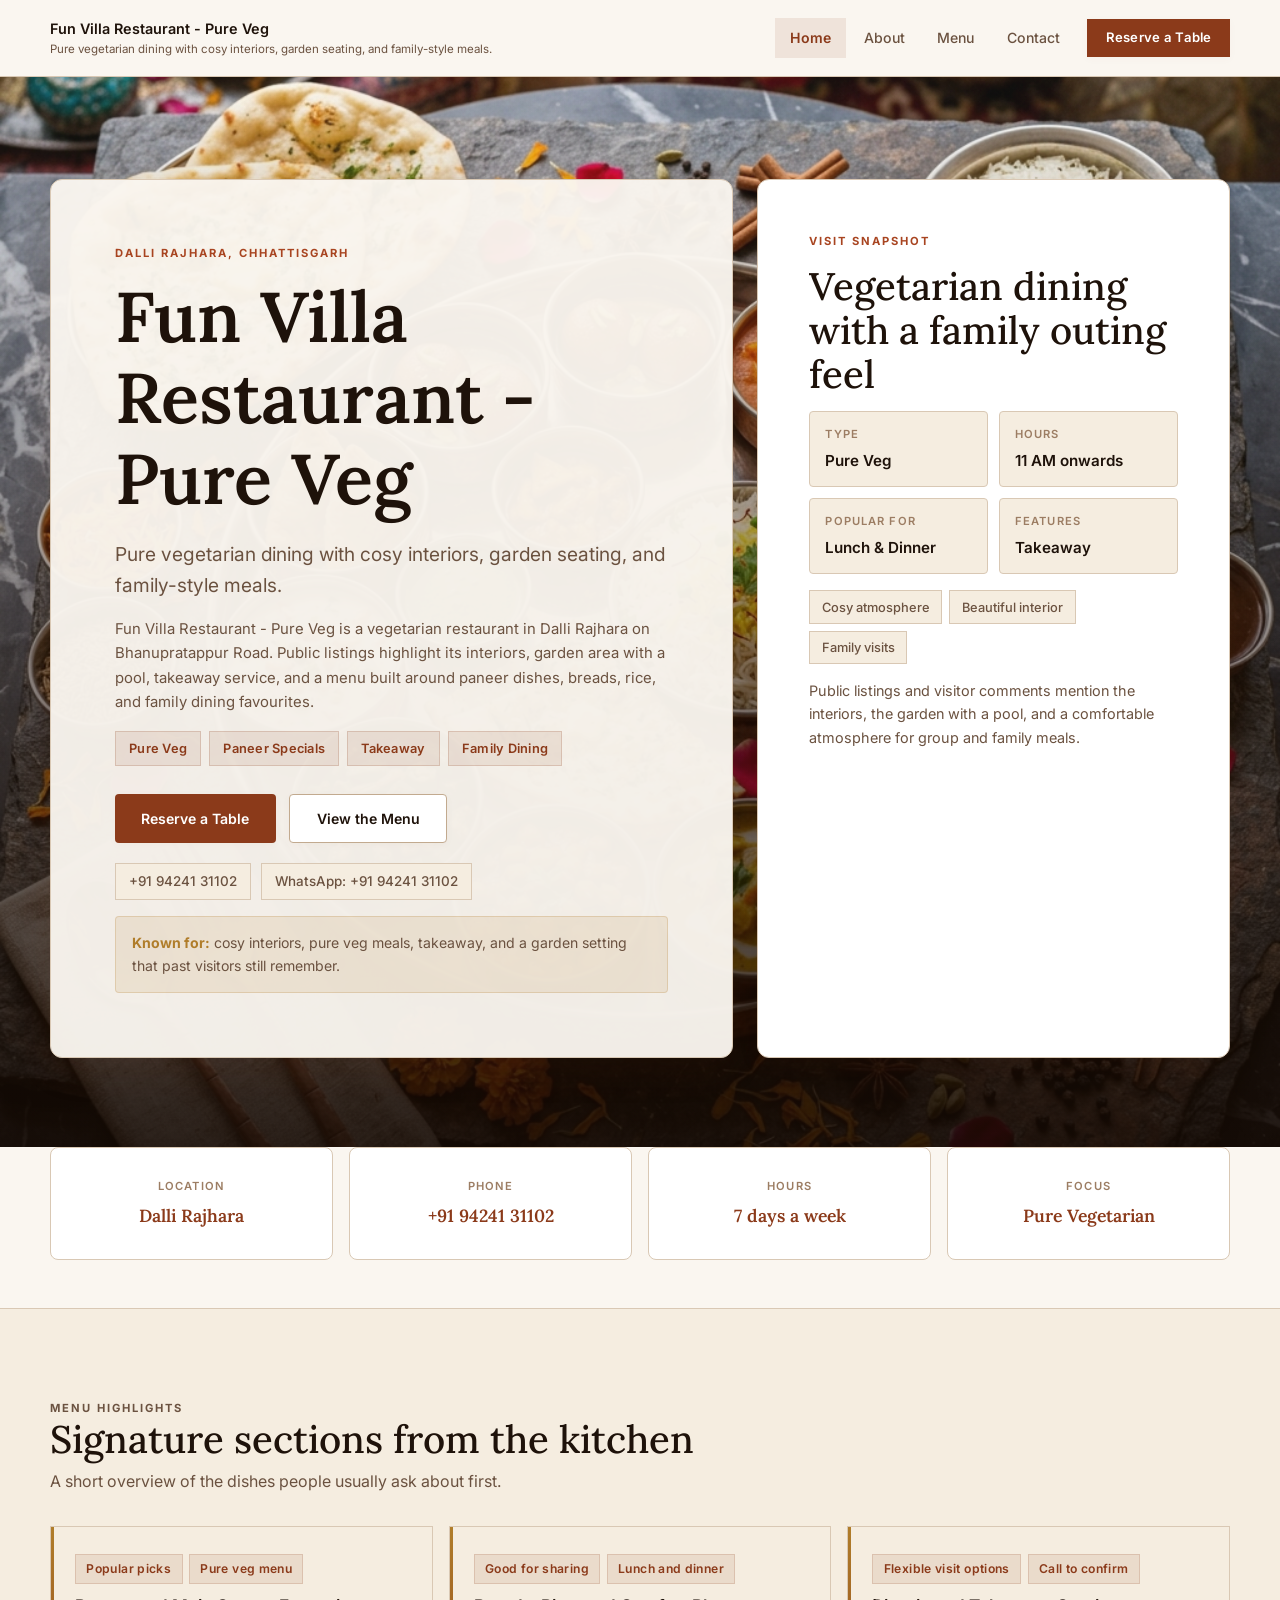
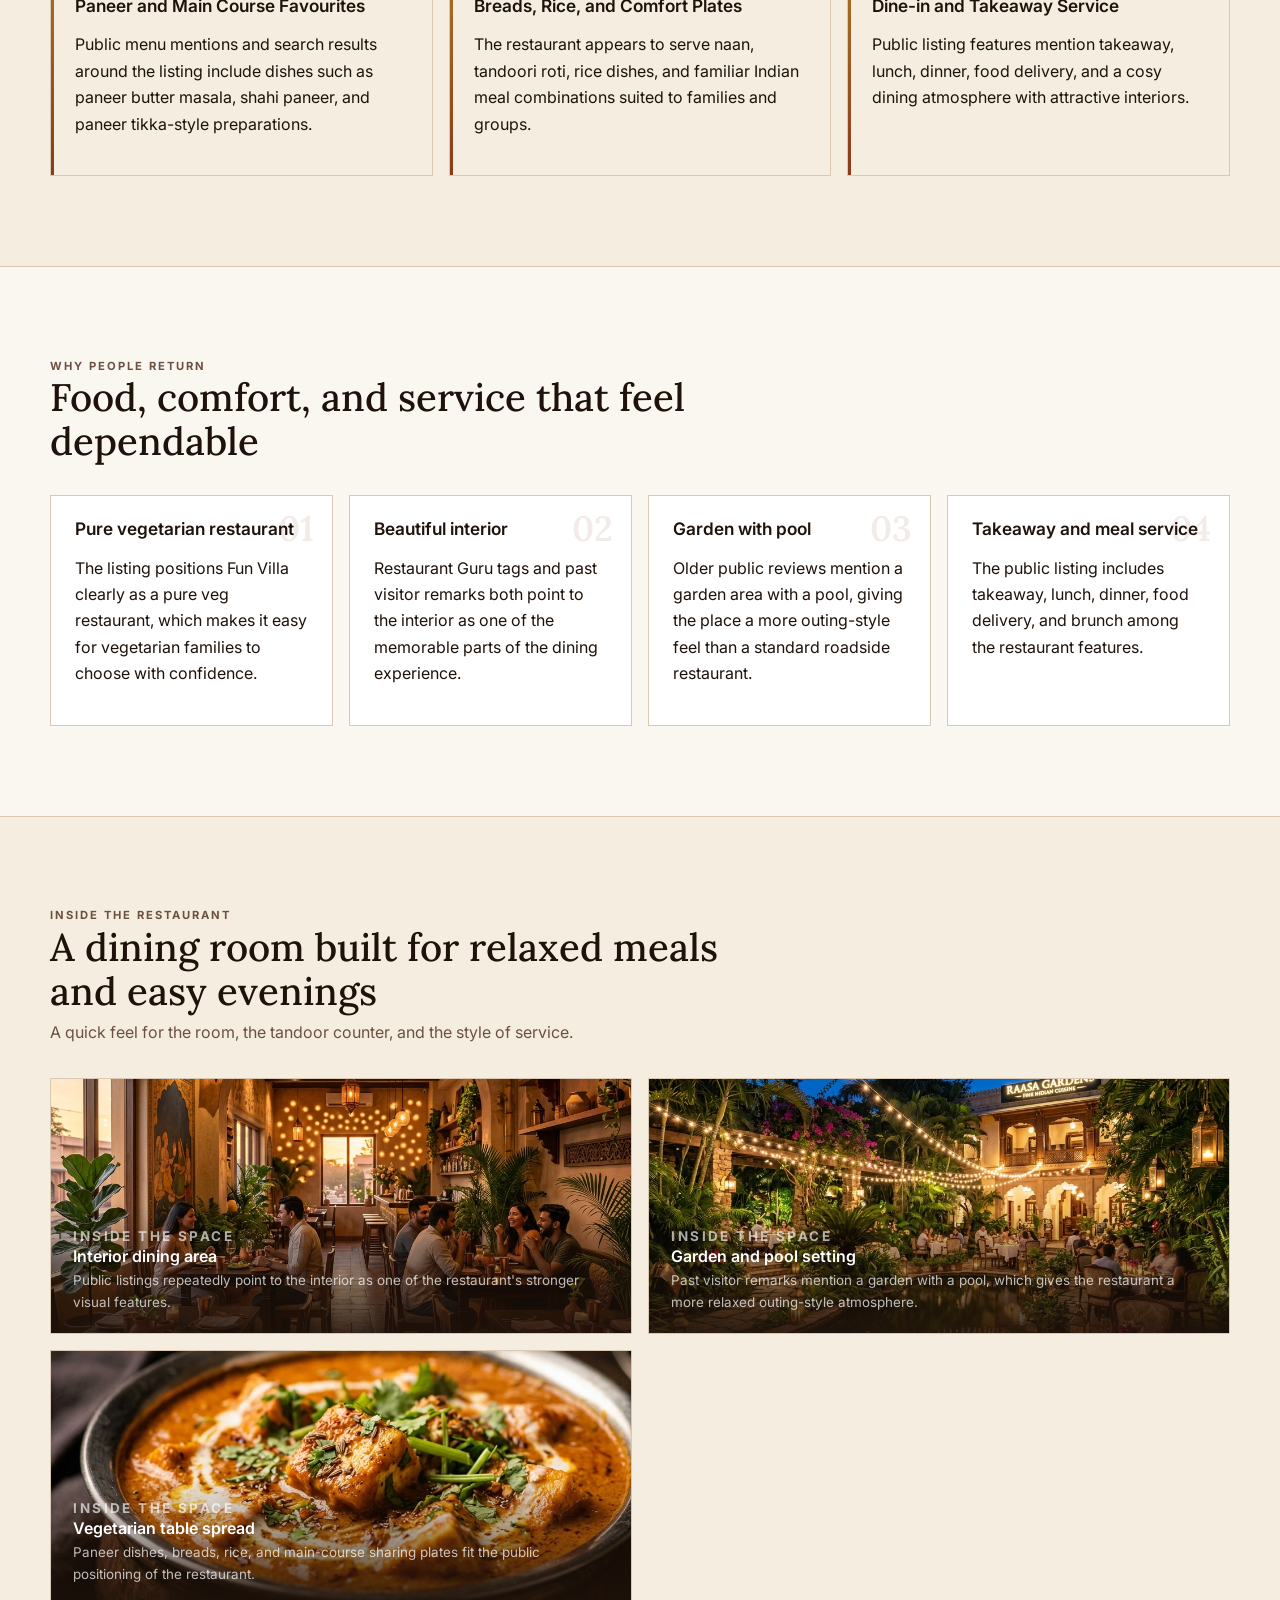
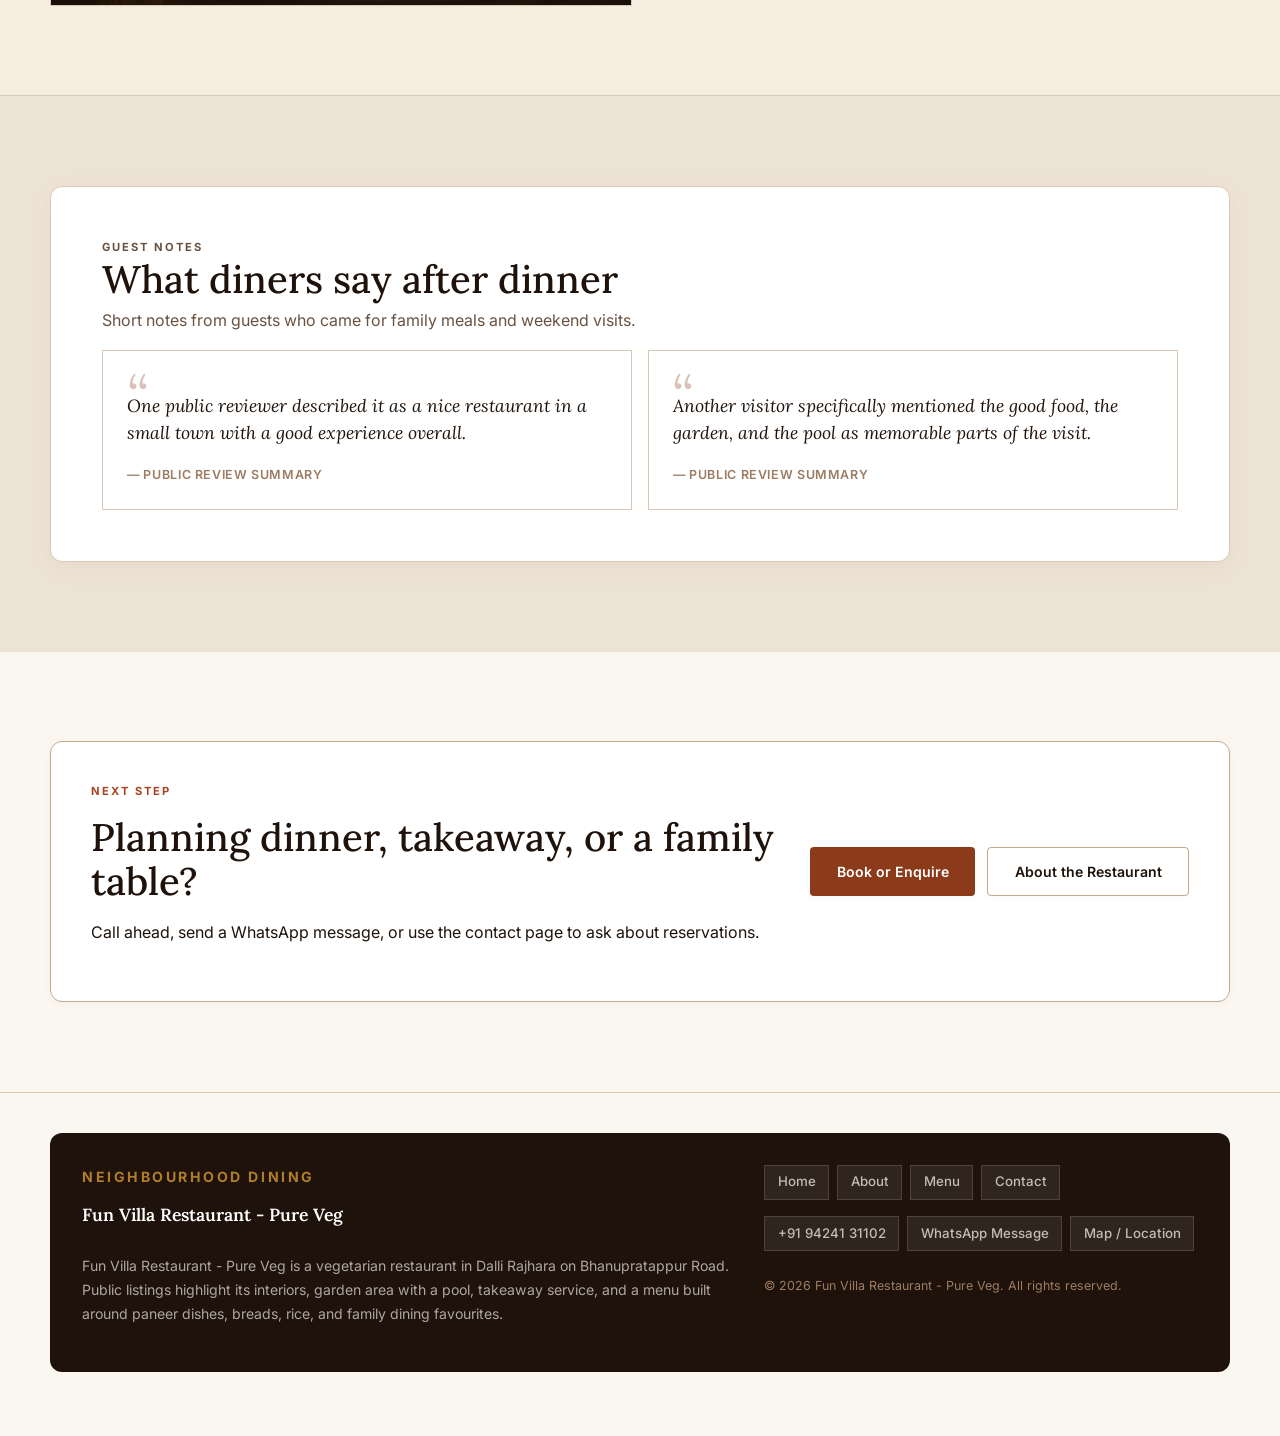
<file: funvillawebsite-main/funvillawebsite-main/index.html>
<!doctype html>
<html lang="en">
  <head>
    <meta charset="utf-8" />
    <meta name="viewport" content="width=device-width, initial-scale=1, viewport-fit=cover" />
    <meta
      name="description"
      content="Fun Villa Restaurant - Pure Veg is a beautiful vegetarian dining restaurant in Dalli Rajhara with cosy interiors, garden seating, and family-style meals."
    />
    <meta name="theme-color" content="#0f0b09" />
    <title>Home | Fun Villa Restaurant - Pure Veg</title>

    <!-- Google Fonts preconnect -->
    <link rel="preconnect" href="https://fonts.googleapis.com" />
    <link rel="preconnect" href="https://fonts.gstatic.com" crossorigin />

    <link rel="stylesheet" href="assets/css/styles.css" />
    <script src="assets/js/site-data.js?v=2" defer></script>
    <script src="assets/js/main.js?v=2" defer></script>
  </head>
  <body data-page="home">
    <a class="skip-link" href="#main-content">Skip to content</a>
    <header class="site-header" data-site-header></header>

    <main id="main-content">

      <!-- ── HERO ── -->
      <section class="hero hero-home">
        <div class="container hero-grid">
          <div class="hero-copy">
            <p class="eyebrow">Dalli Rajhara, Chhattisgarh</p>
            <h1 data-field="business.name">Fun Villa Restaurant - Pure Veg</h1>
            <p class="hero-text" data-field="business.tagline">
              Pure vegetarian dining with cosy interiors, garden seating, and family-style meals.
            </p>
            <p class="supporting-text" data-field="business.intro">
              Fun Villa Restaurant - Pure Veg is a vegetarian restaurant in Dalli Rajhara on Bhanupratappur Road.
            </p>

            <div class="chip-row" data-list="subjects"></div>

            <div class="hero-actions">
              <a class="button" href="contact.html">Reserve a Table</a>
              <a class="button button-secondary" href="services.html">View the Menu</a>
            </div>

            <div class="quick-contact">
              <a class="quick-contact-link" data-link="phone"></a>
              <a class="quick-contact-link" data-link="whatsapp"></a>
            </div>

            <div class="hero-note">
              <strong>Known for:</strong> cosy interiors, pure veg meals, takeaway,
              and a garden setting that past visitors still remember.
            </div>
          </div>

          <aside class="hero-panel">
            <div class="panel hero-reserve">
              <p class="eyebrow">Visit snapshot</p>
              <h2>Vegetarian dining with a family outing feel</h2>

              <div class="hero-facts">
                <div class="fact-tile">
                  <span>Type</span>
                  <strong>Pure Veg</strong>
                </div>
                <div class="fact-tile">
                  <span>Hours</span>
                  <strong>11 AM onwards</strong>
                </div>
                <div class="fact-tile">
                  <span>Popular for</span>
                  <strong>Lunch &amp; Dinner</strong>
                </div>
                <div class="fact-tile">
                  <span>Features</span>
                  <strong>Takeaway</strong>
                </div>
              </div>

              <div class="hero-badge-list">
                <span>Cosy atmosphere</span>
                <span>Beautiful interior</span>
                <span>Family visits</span>
              </div>

              <p class="hero-side-copy">
                Public listings and visitor comments mention the interiors, the
                garden with a pool, and a comfortable atmosphere for group and
                family meals.
              </p>
            </div>
          </aside>
        </div>
      </section>

      <!-- ── FACT STRIP ── -->
      <section class="section section-compact">
        <div class="container">
          <div class="fact-grid">
            <article class="fact-panel">
              <span>Location</span>
              <strong>Dalli Rajhara</strong>
            </article>
            <article class="fact-panel">
              <span>Phone</span>
              <strong>+91 94241 31102</strong>
            </article>
            <article class="fact-panel">
              <span>Hours</span>
              <strong>7 days a week</strong>
            </article>
            <article class="fact-panel">
              <span>Focus</span>
              <strong>Pure Vegetarian</strong>
            </article>
          </div>
        </div>
      </section>



      <!-- ── MENU SHOWCASE ── -->
      <section class="section section-soft">
        <div class="container">
          <div class="section-heading">
            <p class="eyebrow">Menu highlights</p>
            <h2>Signature sections from the kitchen</h2>
            <p>A short overview of the dishes people usually ask about first.</p>
          </div>
          <div class="card-grid menu-showcase" data-cards="service-preview"></div>
        </div>
      </section>

      <!-- ── WHY PEOPLE RETURN ── -->
      <section class="section section-darker">
        <div class="container">
          <div class="section-heading">
            <p class="eyebrow">Why people return</p>
            <h2>Food, comfort, and service that feel dependable</h2>
          </div>
          <div class="info-grid" data-cards="highlights"></div>
        </div>
      </section>

      <!-- ── GALLERY / MEDIA ── -->
      <section class="section section-soft">
        <div class="container">
          <div class="section-heading">
            <p class="eyebrow">Inside the restaurant</p>
            <h2>A dining room built for relaxed meals and easy evenings</h2>
            <p>
              A quick feel for the room, the tandoor counter, and the style of service.
            </p>
          </div>
          <div class="media-grid" data-cards="media"></div>
        </div>
      </section>

      <!-- ── TESTIMONIALS ── -->
      <section class="section section-dark">
        <div class="container">
          <div class="panel">
            <div class="section-heading compact">
              <p class="eyebrow">Guest notes</p>
              <h2>What diners say after dinner</h2>
              <p>Short notes from guests who came for family meals and weekend visits.</p>
            </div>
            <div class="testimonial-grid" data-cards="testimonials"></div>
          </div>
        </div>
      </section>

      <!-- ── CTA ── -->
      <section class="section">
        <div class="container">
          <div class="cta-band">
            <div>
              <p class="eyebrow">Next step</p>
              <h2>Planning dinner, takeaway, or a family table?</h2>
              <p>
                Call ahead, send a WhatsApp message, or use the contact page to
                ask about reservations.
              </p>
            </div>
            <div class="cta-actions">
              <a class="button" href="contact.html">Book or Enquire</a>
              <a class="button button-secondary" href="about.html">About the Restaurant</a>
            </div>
          </div>
        </div>
      </section>
    </main>

    <footer class="site-footer" data-site-footer></footer>
  </body>
</html>
</file>
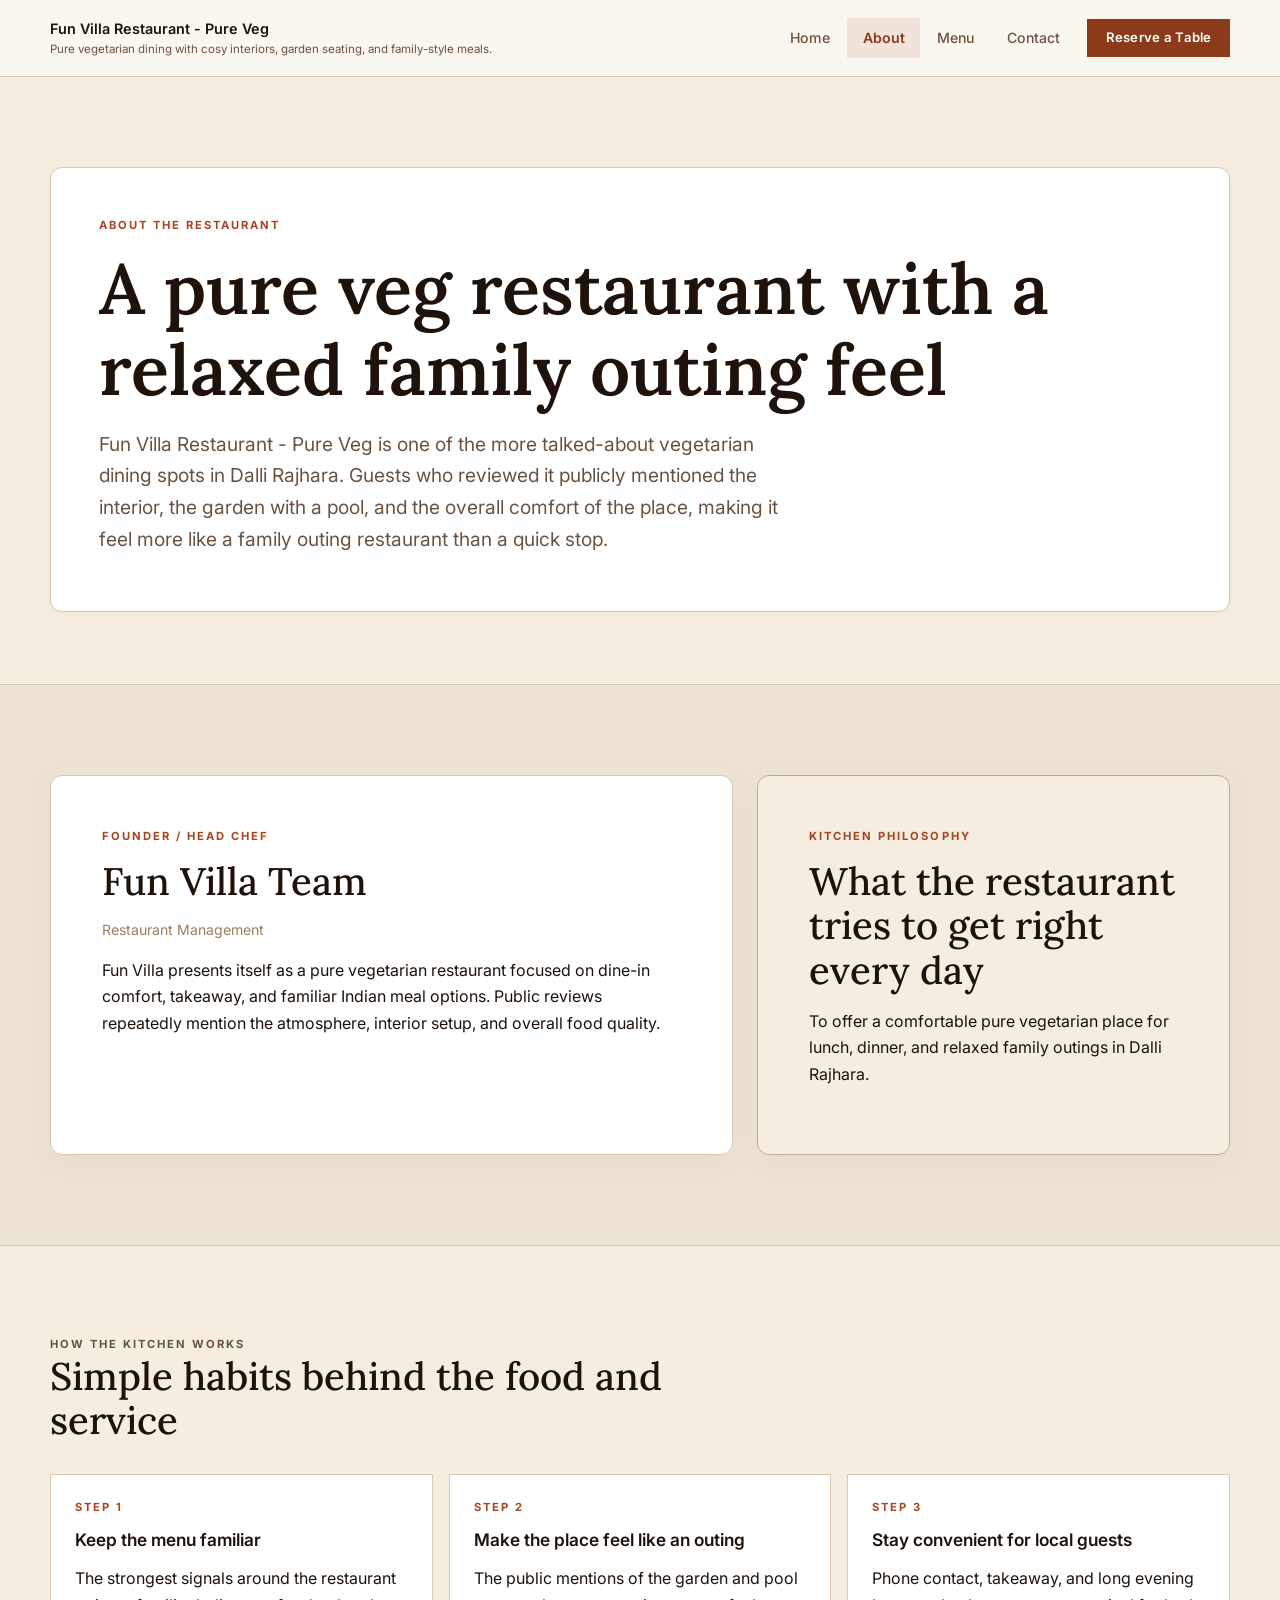
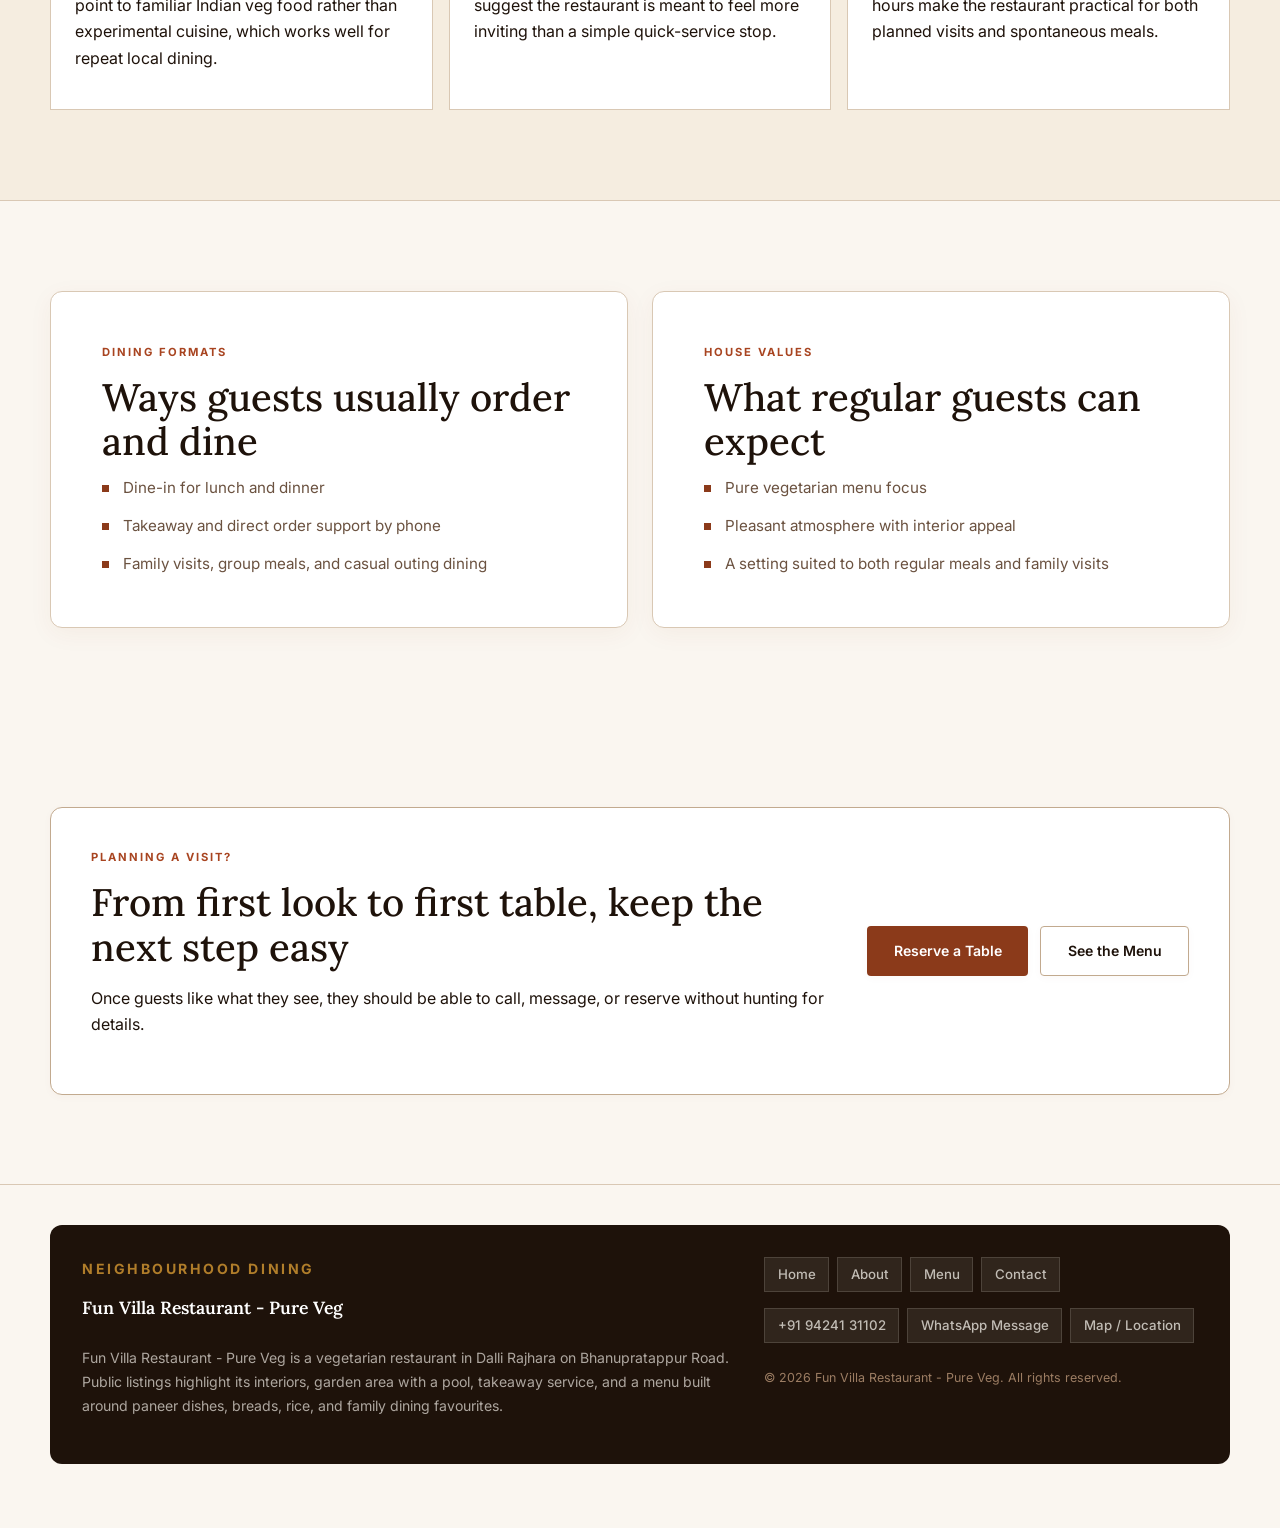
<file: funvillawebsite-main/funvillawebsite-main/about.html>
<!doctype html>
<html lang="en">
  <head>
    <meta charset="utf-8" />
    <meta name="viewport" content="width=device-width, initial-scale=1, viewport-fit=cover" />
    <meta
      name="description"
      content="Learn about the atmosphere, public highlights, and dining style of Fun Villa Restaurant - Pure Veg in Dalli Rajhara, Chhattisgarh."
    />
    <meta name="theme-color" content="#0f0b09" />
    <title>About | Fun Villa Restaurant - Pure Veg</title>
    <link rel="preconnect" href="https://fonts.googleapis.com" />
    <link rel="preconnect" href="https://fonts.gstatic.com" crossorigin />
    <link rel="stylesheet" href="assets/css/styles.css" />
    <script src="assets/js/site-data.js" defer></script>
    <script src="assets/js/main.js" defer></script>
  </head>
  <body data-page="about">
    <a class="skip-link" href="#main-content">Skip to content</a>
    <header class="site-header" data-site-header></header>

    <main id="main-content">
      <section class="page-hero">
        <div class="container page-hero-inner">
          <p class="eyebrow">About the restaurant</p>
          <h1>A pure veg restaurant with a relaxed family outing feel</h1>
          <p class="hero-text" data-field="business.story">
            Fun Villa Restaurant - Pure Veg is one of the more talked-about vegetarian dining spots in Dalli Rajhara.
          </p>
        </div>
      </section>

      <section class="section section-dark">
        <div class="container split-layout">
          <article class="panel">
            <p class="eyebrow">Founder / head chef</p>
            <h2 data-field="business.ownerName">Fun Villa Team</h2>
            <p class="meta-line" data-field="business.ownerRole">Restaurant Management</p>
            <p data-field="business.ownerBio">
              Public restaurant information arranged into a guest-friendly restaurant profile.
            </p>
          </article>

          <article class="panel accent-panel">
            <p class="eyebrow">Kitchen philosophy</p>
            <h2>What the restaurant tries to get right every day</h2>
            <p data-field="about.mission">
              To offer a comfortable pure vegetarian place for lunch, dinner, and relaxed family outings in Dalli Rajhara.
            </p>
          </article>
        </div>
      </section>

      <section class="section section-soft">
        <div class="container">
          <div class="section-heading">
            <p class="eyebrow">How the kitchen works</p>
            <h2>Simple habits behind the food and service</h2>
          </div>
          <div class="approach-grid" data-cards="approach"></div>
        </div>
      </section>

      <section class="section section-darker">
        <div class="container grid-two">
          <article class="panel">
            <p class="eyebrow">Dining formats</p>
            <h2>Ways guests usually order and dine</h2>
            <div class="stack-list" data-list="formats"></div>
          </article>

          <article class="panel">
            <p class="eyebrow">House values</p>
            <h2>What regular guests can expect</h2>
            <div class="stack-list" data-list="values"></div>
          </article>
        </div>
      </section>

      <section class="section">
        <div class="container">
          <div class="cta-band">
            <div>
              <p class="eyebrow">Planning a visit?</p>
              <h2>From first look to first table, keep the next step easy</h2>
              <p>
                Once guests like what they see, they should be able to call,
                message, or reserve without hunting for details.
              </p>
            </div>
            <div class="cta-actions">
              <a class="button" href="contact.html">Reserve a Table</a>
              <a class="button button-secondary" href="services.html">See the Menu</a>
            </div>
          </div>
        </div>
      </section>
    </main>

    <footer class="site-footer" data-site-footer></footer>
  </body>
</html>
</file>
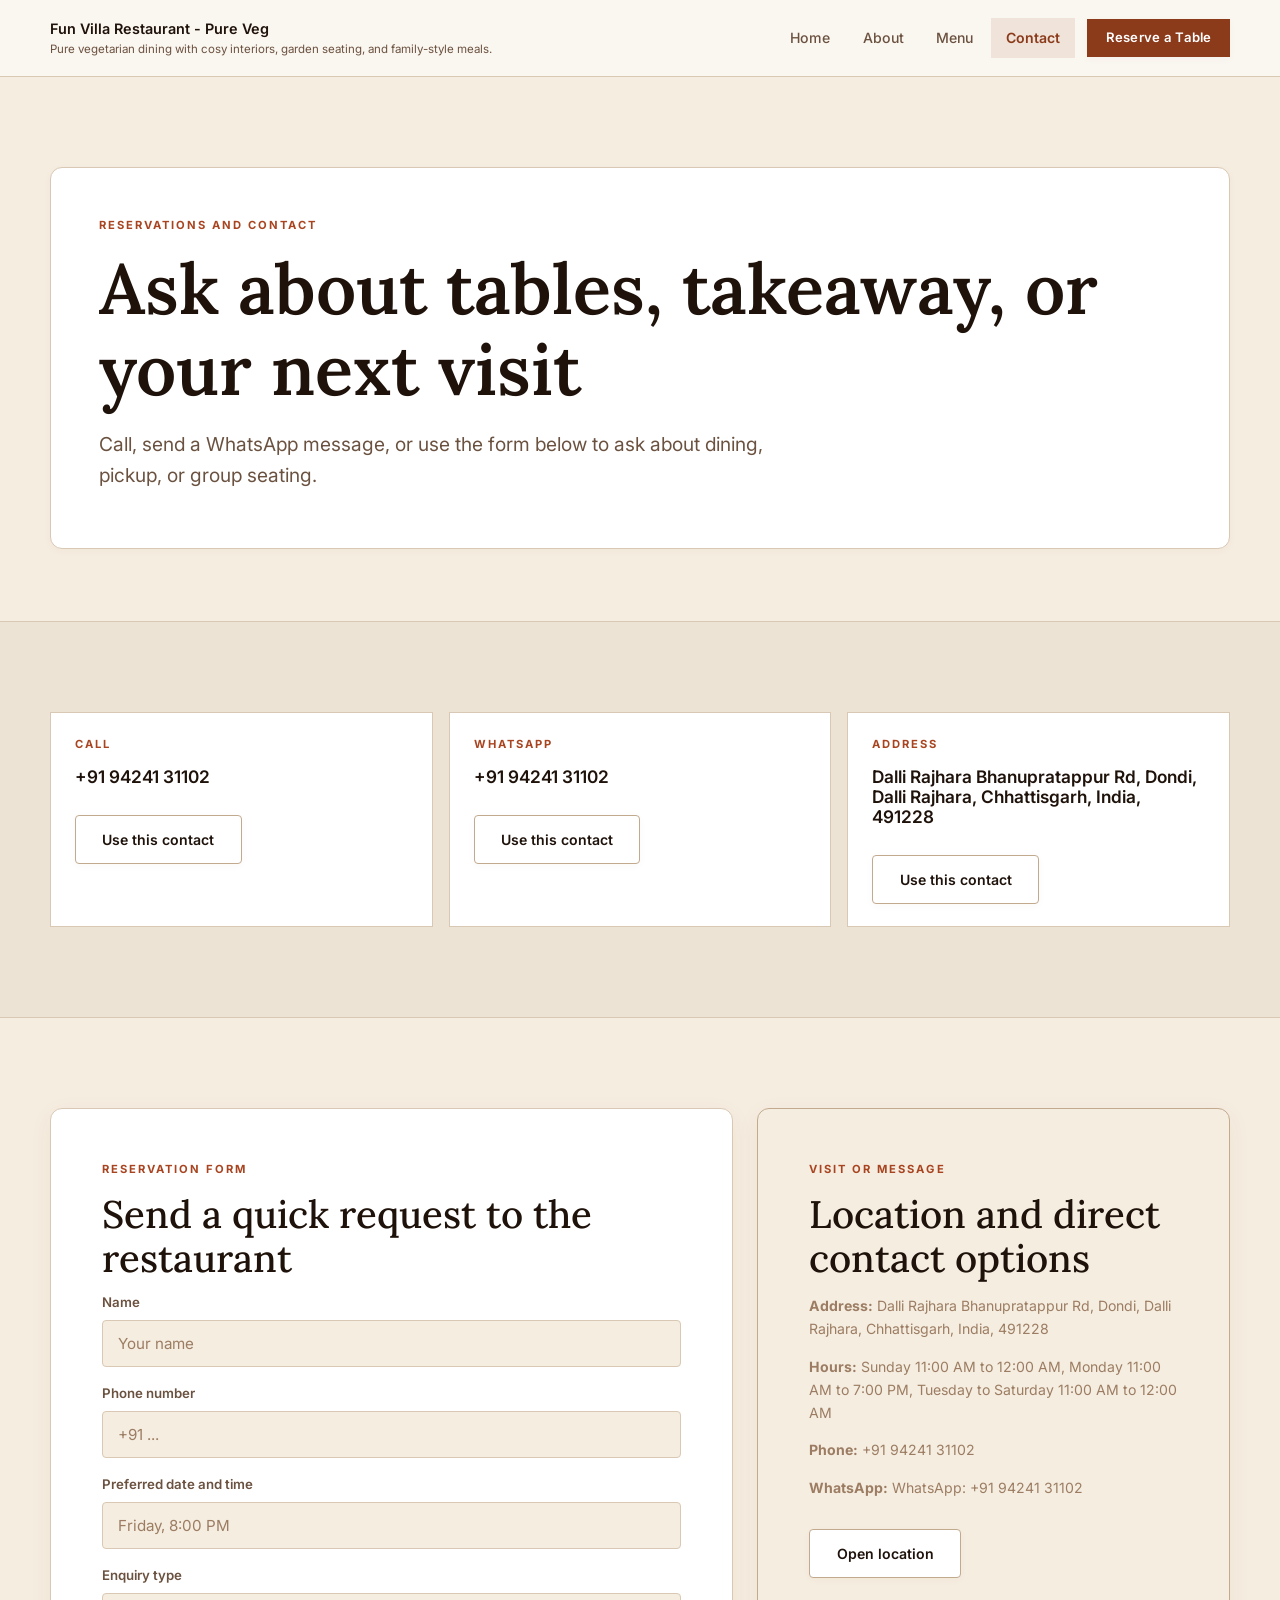
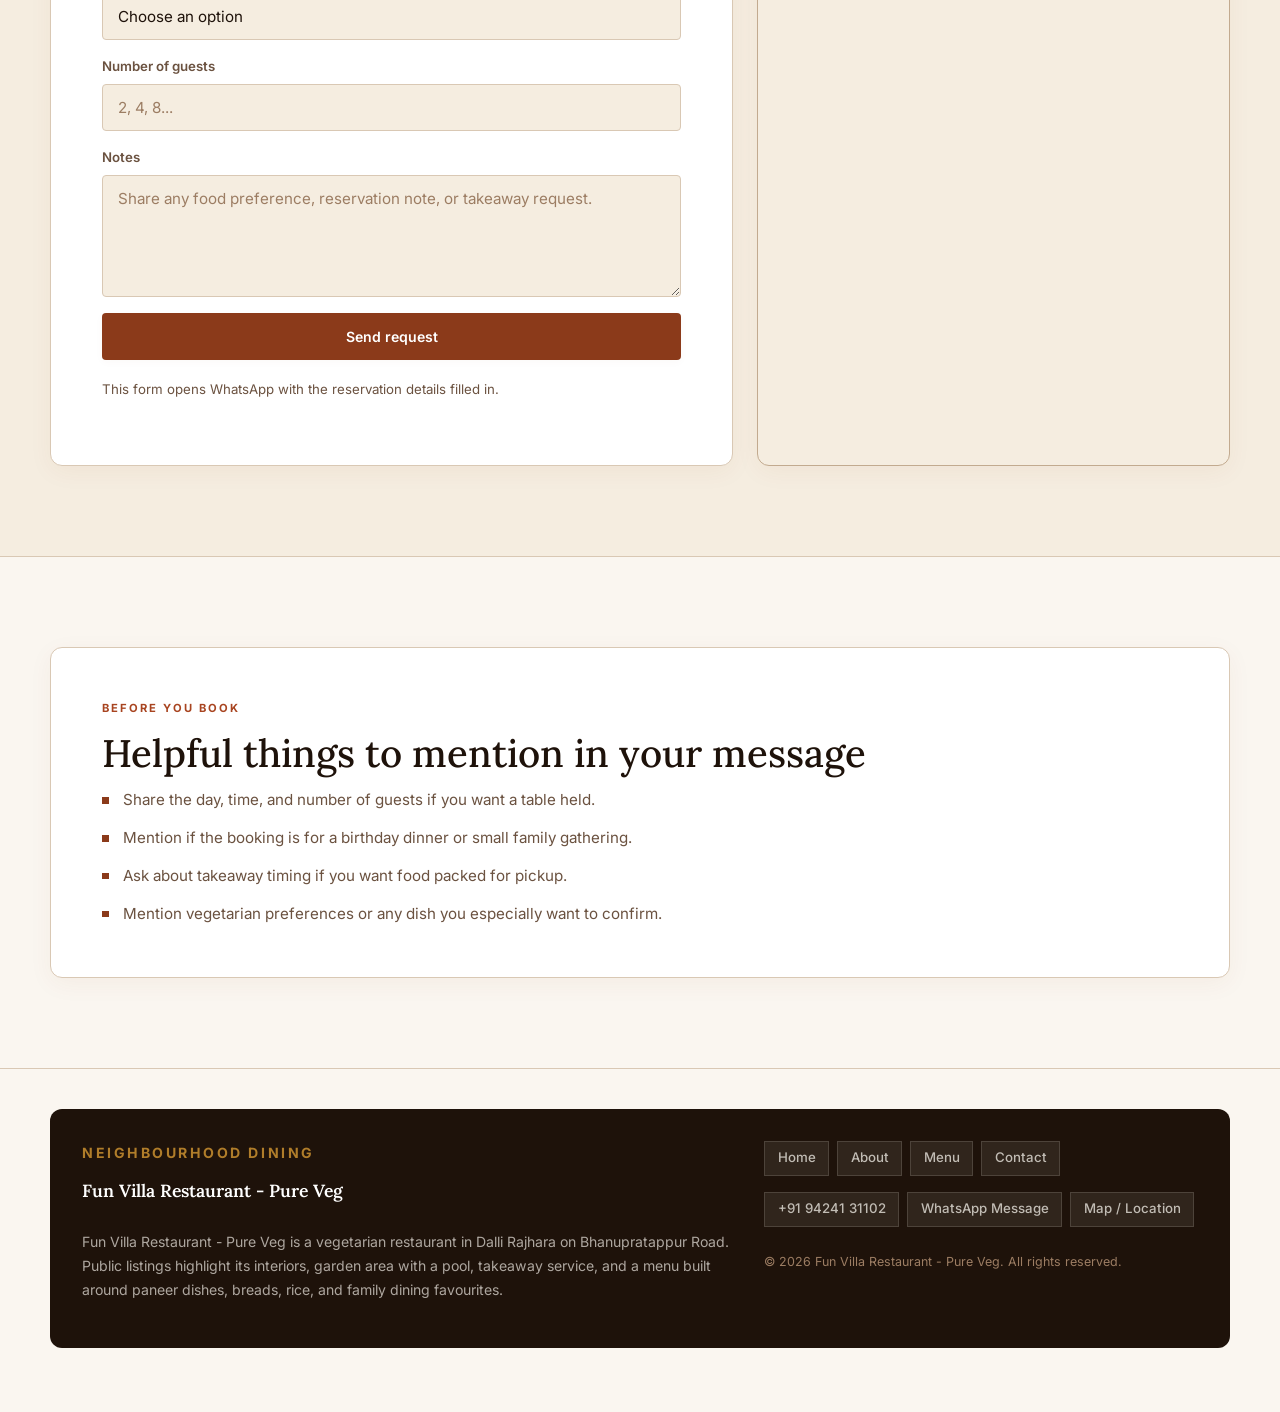
<file: funvillawebsite-main/funvillawebsite-main/contact.html>
<!doctype html>
<html lang="en">
  <head>
    <meta charset="utf-8" />
    <meta
      name="viewport"
      content="width=device-width, initial-scale=1, viewport-fit=cover"
    />
    <meta
      name="description"
      content="Contact Fun Villa Restaurant - Pure Veg for table bookings, takeaway, and general enquiries."
    />
    <meta name="theme-color" content="#0f0b09" />
    <title>Contact | Fun Villa Restaurant - Pure Veg</title>
    <link rel="preconnect" href="https://fonts.googleapis.com" />
    <link rel="preconnect" href="https://fonts.gstatic.com" crossorigin />
    <link rel="stylesheet" href="assets/css/styles.css" />
    <script src="assets/js/site-data.js?v=2" defer></script>
    <script src="assets/js/main.js?v=2" defer></script>
  </head>
  <body data-page="contact">
    <a class="skip-link" href="#main-content">Skip to content</a>
    <header class="site-header" data-site-header></header>

    <main id="main-content">
      <section class="page-hero">
        <div class="container page-hero-inner">
          <p class="eyebrow">Reservations and contact</p>
          <h1>Ask about tables, takeaway, or your next visit</h1>
          <p class="hero-text">
            Call, send a WhatsApp message, or use the form below to ask about
            dining, pickup, or group seating.
          </p>
        </div>
      </section>

      <section class="section section-dark">
        <div class="container">
          <div class="contact-grid" data-cards="contact"></div>
        </div>
      </section>

      <section class="section section-soft">
        <div class="container split-layout">
          <article class="panel">
            <p class="eyebrow">Reservation form</p>
            <h2>Send a quick request to the restaurant</h2>
            <form class="contact-form" data-contact-form>
              <label>
                Name
                <input type="text" name="name" placeholder="Your name" required />
              </label>

              <label>
                Phone number
                <input type="tel" name="phone" placeholder="+91 ..." required />
              </label>

              <label>
                Preferred date and time
                <input
                  type="text"
                  name="preferred_time"
                  placeholder="Friday, 8:00 PM"
                  required
                />
              </label>

              <label>
                Enquiry type
                <select name="enquiry_type" data-subject-select required>
                  <option value="">Choose an option</option>
                </select>
              </label>

              <label>
                Number of guests
                <input type="text" name="guest_count" placeholder="2, 4, 8..." required />
              </label>

              <label>
                Notes
                <textarea
                  name="message"
                  rows="5"
                  placeholder="Share any food preference, reservation note, or takeaway request."
                  required
                ></textarea>
              </label>

              <button class="button" type="submit" data-submit-button>
                Send request
              </button>
              <p class="form-helper" data-form-helper></p>
            </form>
          </article>

          <article class="panel accent-panel">
            <p class="eyebrow">Visit or message</p>
            <h2>Location and direct contact options</h2>
            <p class="detail-line">
              <strong>Address:</strong>
              <span data-field="business.address"
                >1st Floor, Anand Vihar Complex, Boring Road, Patna, Bihar 800001</span
              >
            </p>
            <p class="detail-line">
              <strong>Hours:</strong>
              <span data-field="business.hours"
                >Monday to Sunday, 12:00 PM to 10:45 PM</span
              >
            </p>
            <p class="detail-line">
              <strong>Phone:</strong>
              <a data-link="phone"></a>
            </p>
            <p class="detail-line">
              <strong>WhatsApp:</strong>
              <a data-link="whatsapp"></a>
            </p>
            <a class="button button-secondary inline-button" data-link="map"
              >Open location</a
            >
          </article>
        </div>
      </section>

      <section class="section section-darker">
        <div class="container">
          <div class="panel">
            <p class="eyebrow">Before you book</p>
            <h2>Helpful things to mention in your message</h2>
            <div class="stack-list">
              <div class="stack-item">
                Share the day, time, and number of guests if you want a table held.
              </div>
              <div class="stack-item">
                Mention if the booking is for a birthday dinner or small family gathering.
              </div>
              <div class="stack-item">
                Ask about takeaway timing if you want food packed for pickup.
              </div>
              <div class="stack-item">
                Mention vegetarian preferences or any dish you especially want to confirm.
              </div>
            </div>
          </div>
        </div>
      </section>
    </main>

    <footer class="site-footer" data-site-footer></footer>
  </body>
</html>
</file>
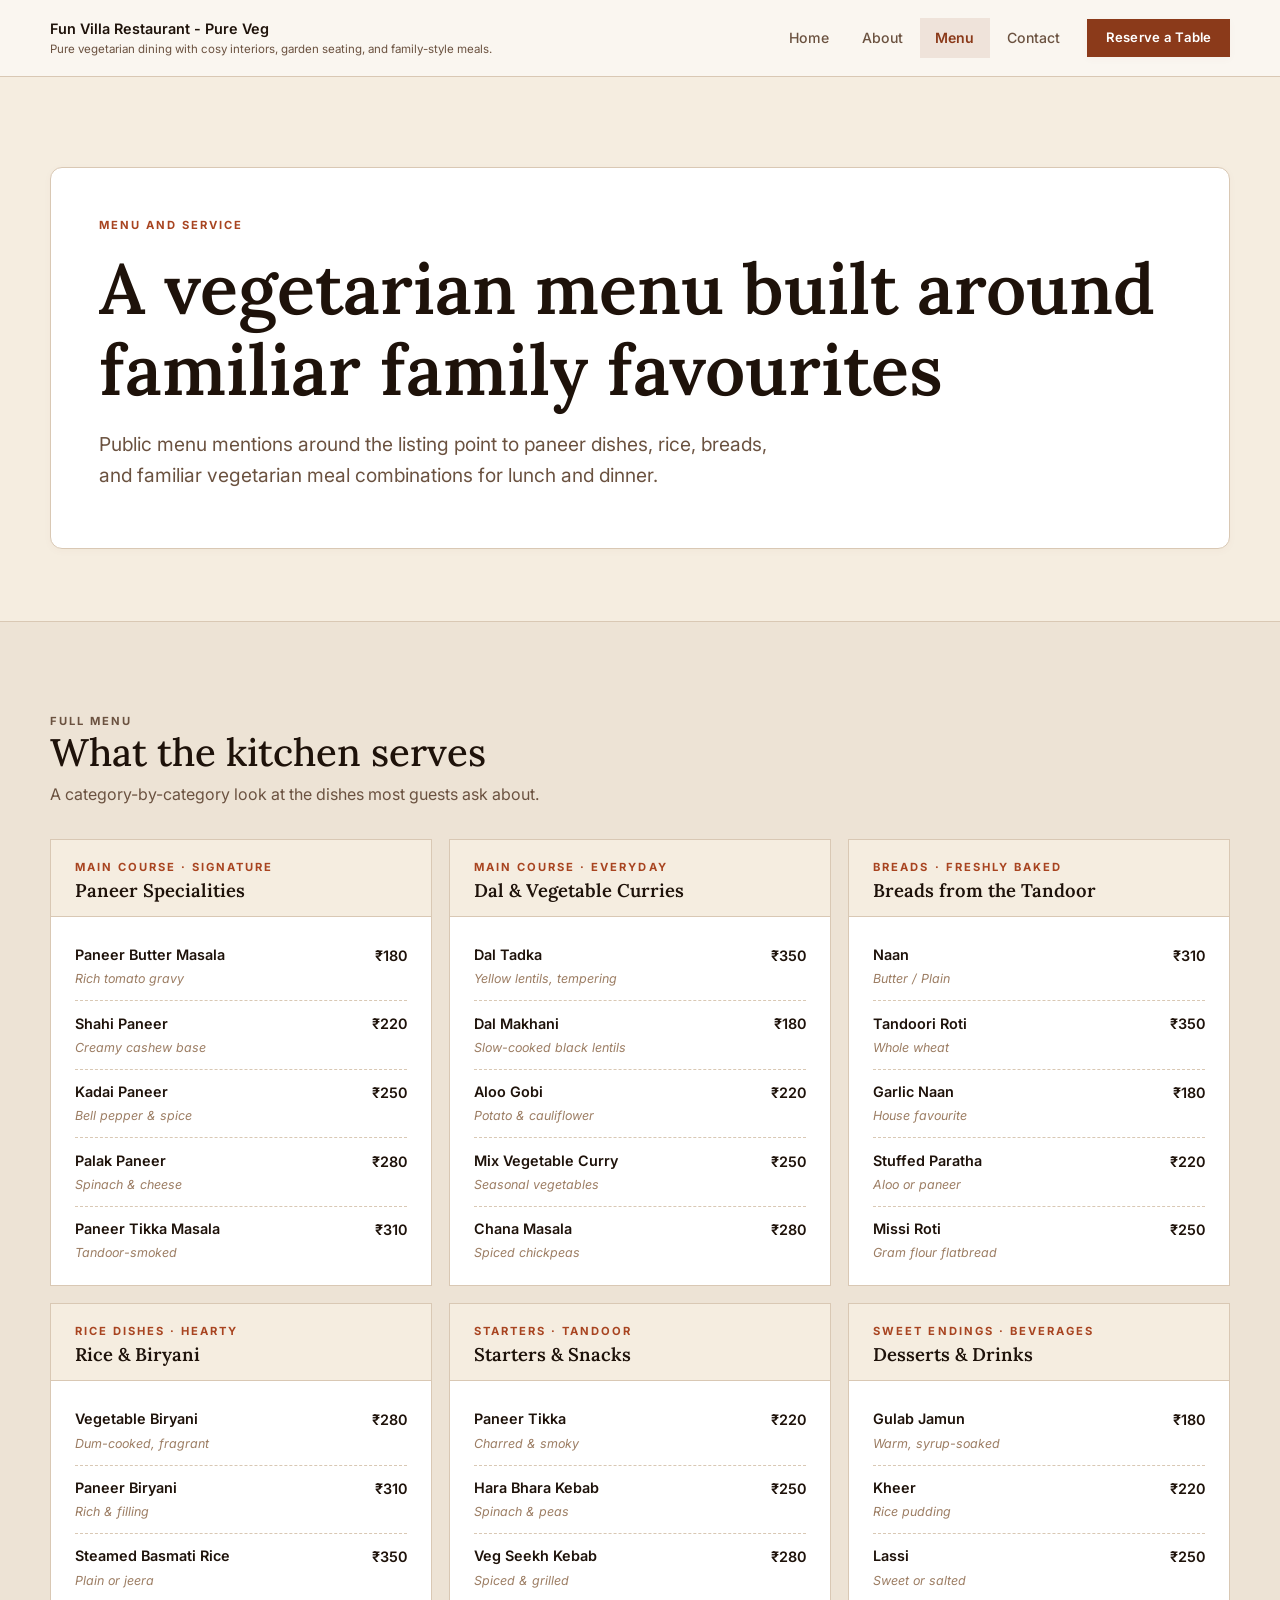
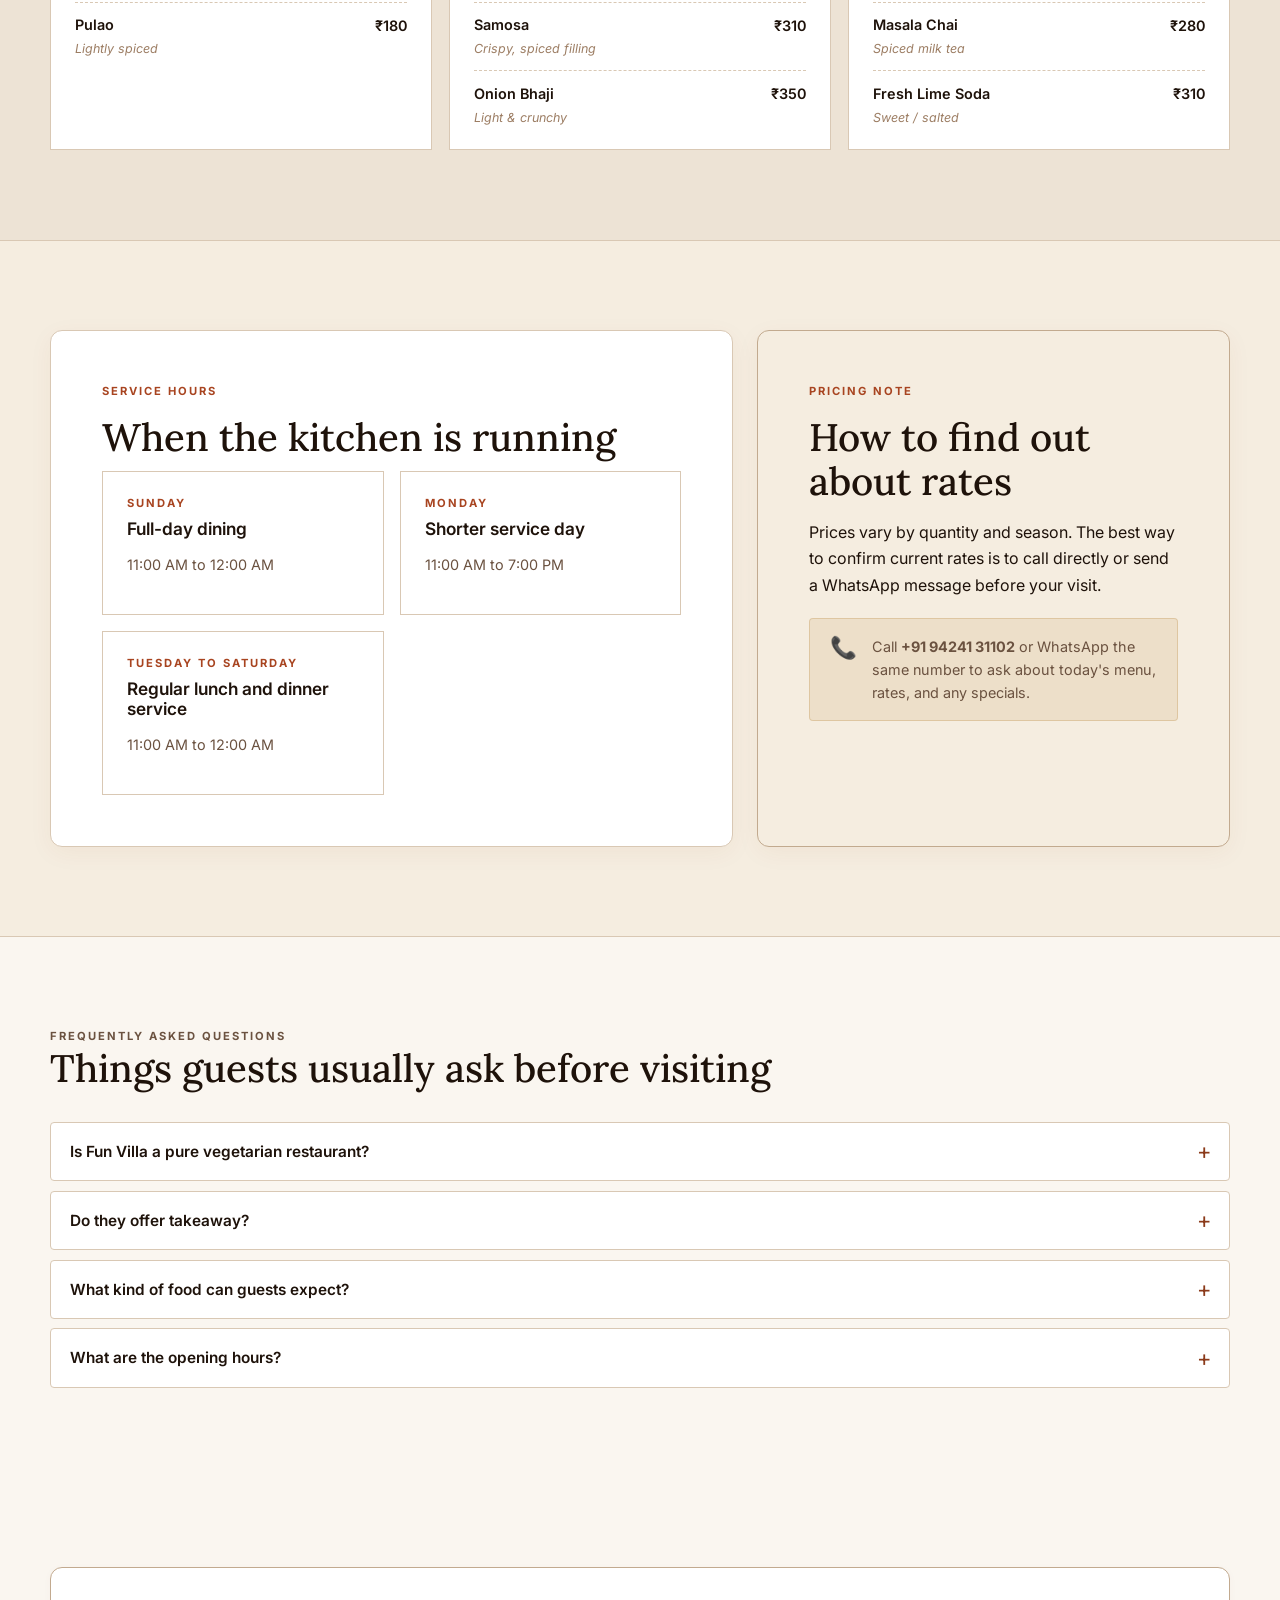
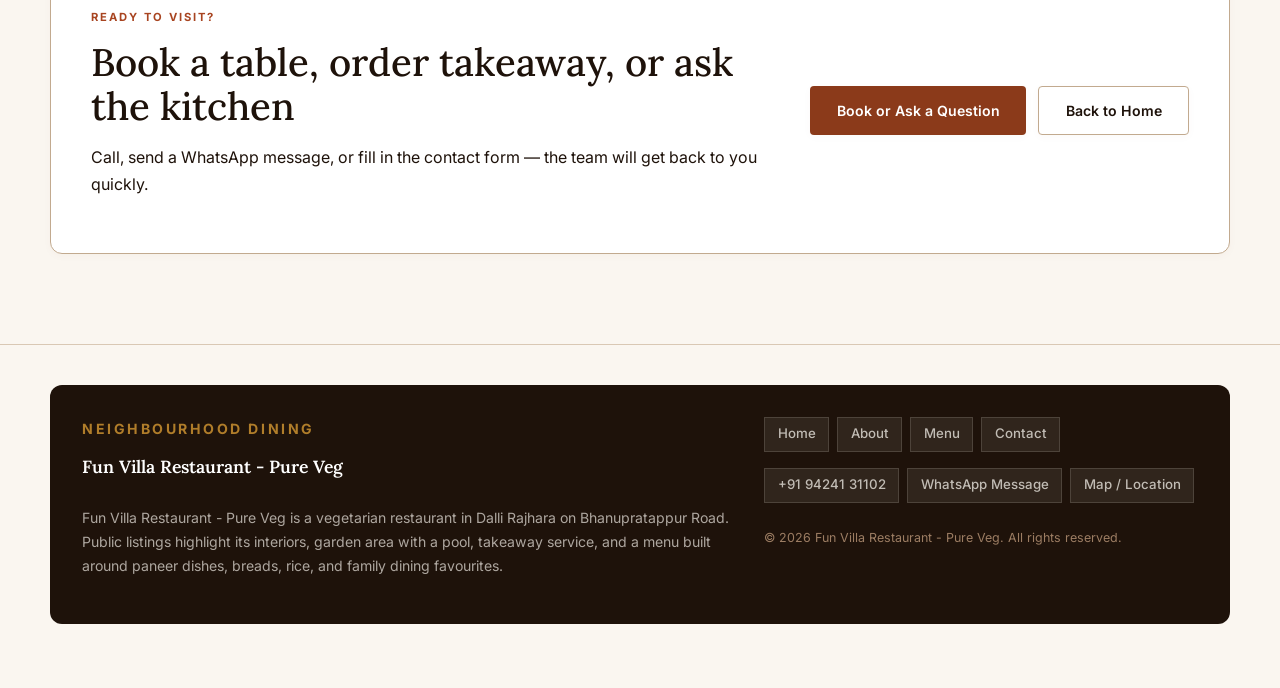
<file: funvillawebsite-main/funvillawebsite-main/services.html>
<!doctype html>
<html lang="en">
  <head>
    <meta charset="utf-8" />
    <meta name="viewport" content="width=device-width, initial-scale=1, viewport-fit=cover" />
    <meta
      name="description"
      content="Browse vegetarian menu highlights, service hours, and visitor-facing details for Fun Villa Restaurant - Pure Veg in Dalli Rajhara."
    />
    <meta name="theme-color" content="#0f0b09" />
    <title>Menu | Fun Villa Restaurant - Pure Veg</title>
    <link rel="preconnect" href="https://fonts.googleapis.com" />
    <link rel="preconnect" href="https://fonts.gstatic.com" crossorigin />
    <link rel="stylesheet" href="assets/css/styles.css" />
    <script src="assets/js/site-data.js" defer></script>
    <script src="assets/js/main.js" defer></script>
  </head>
  <body data-page="services">
    <a class="skip-link" href="#main-content">Skip to content</a>
    <header class="site-header" data-site-header></header>

    <main id="main-content">
      <section class="page-hero">
        <div class="container page-hero-inner">
          <p class="eyebrow">Menu and service</p>
          <h1>A vegetarian menu built around familiar family favourites</h1>
          <p class="hero-text">
            Public menu mentions around the listing point to paneer dishes,
            rice, breads, and familiar vegetarian meal combinations for lunch
            and dinner.
          </p>
        </div>
      </section>

      <section class="section section-dark">
        <div class="container">
          <div class="section-heading">
            <p class="eyebrow">Full menu</p>
            <h2>What the kitchen serves</h2>
            <p>A category-by-category look at the dishes most guests ask about.</p>
          </div>
          <div class="menu-grid" data-cards="services"></div>
        </div>
      </section>

      <section class="section section-soft">
        <div class="container split-layout">
          <article class="panel">
            <p class="eyebrow">Service hours</p>
            <h2>When the kitchen is running</h2>
            <div class="schedule-list" data-cards="schedule"></div>
          </article>

          <article class="panel accent-panel">
            <p class="eyebrow">Pricing note</p>
            <h2>How to find out about rates</h2>
            <p>
              Prices vary by quantity and season. The best way to confirm
              current rates is to call directly or send a WhatsApp message
              before your visit.
            </p>
            <div class="pricing-callout">
              <span class="pricing-callout-icon">📞</span>
              <p>Call <strong>+91 94241 31102</strong> or WhatsApp the same number to ask
              about today's menu, rates, and any specials.</p>
            </div>
          </article>
        </div>
      </section>

      <section class="section section-darker">
        <div class="container">
          <div class="section-heading">
            <p class="eyebrow">Frequently asked questions</p>
            <h2>Things guests usually ask before visiting</h2>
          </div>
          <div class="faq-list" data-cards="faqs"></div>
        </div>
      </section>

      <section class="section">
        <div class="container">
          <div class="cta-band">
            <div>
              <p class="eyebrow">Ready to visit?</p>
              <h2>Book a table, order takeaway, or ask the kitchen</h2>
              <p>
                Call, send a WhatsApp message, or fill in the contact form —
                the team will get back to you quickly.
              </p>
            </div>
            <div class="cta-actions">
              <a class="button" href="contact.html">Book or Ask a Question</a>
              <a class="button button-secondary" href="index.html">Back to Home</a>
            </div>
          </div>
        </div>
      </section>
    </main>

    <footer class="site-footer" data-site-footer></footer>
  </body>
</html>
</file>
<file: funvillawebsite-main/funvillawebsite-main/assets/css/styles.css>
/* ============================================================
   Fun Villa Restaurant — Clean Light Theme
   Warm, editorial, no AI-mannerism design
   ============================================================ */

@import url('https://fonts.googleapis.com/css2?family=Lora:ital,wght@0,400;0,500;0,600;1,400;1,500&family=Inter:wght@300;400;500;600;700&display=swap');

/* ── Tokens ─────────────────────────────────────────────── */
:root {
  --bg:           #faf6f0;
  --surface:      #ffffff;
  --surface-warm: #f5ede0;
  --surface-mid:  #ede3d5;

  --text:         #1e120a;
  --text-muted:   #6b5240;
  --text-dim:     #9c7d63;
  --line:         #d9c8b4;
  --line-strong:  #c2aa8f;

  --brand:        #8b3a1a;
  --brand-mid:    #a84420;
  --brand-light:  rgba(139,58,26,0.10);
  --gold:         #b07d2a;
  --gold-light:   rgba(176,125,42,0.12);

  --shadow-sm:    0 2px 8px rgba(139,58,26,0.03);
  --shadow-md:    0 6px 24px rgba(139,58,26,0.05);
  --shadow-lg:    0 12px 40px rgba(139,58,26,0.08);

  --r-xl:   12px;
  --r-lg:   8px;
  --r-md:   4px;
  --r-sm:   2px;

  --font-serif: 'Lora', Georgia, serif;
  --font-sans:  'Inter', system-ui, sans-serif;

  --max-width: 1180px;
  --header-h:  4.75rem;
}

/* ── Reset ──────────────────────────────────────────────── */
*, *::before, *::after {
  box-sizing: border-box;
}
html { scroll-behavior: auto; }

body {
  margin: 0;
  font-family: var(--font-sans);
  font-size: 1rem;
  line-height: 1.65;
  color: var(--text);
  background: var(--bg);
  -webkit-font-smoothing: antialiased;
  overflow-x: hidden;
}

img { max-width: 100%; display: block; }
a   { color: inherit; text-decoration: none; }

p, li, label, input, textarea, select, button { font-size: 1rem; }

/* ── Typography ─────────────────────────────────────────── */
h1, h2, h3 {
  margin: 0 0 0.75rem;
  font-family: var(--font-serif);
  font-weight: 500;
  line-height: 1.15;
  color: var(--text);
}

h1 { font-size: clamp(1.9rem, 5.5vw, 4.4rem); font-weight: 600; }
h2 { font-size: clamp(1.55rem, 3vw, 2.55rem); }
h3 { font-size: 1.08rem; font-family: var(--font-sans); font-weight: 600; color: var(--text); }

.eyebrow {
  margin: 0 0 0.85rem;
  font-family: var(--font-sans);
  font-size: 0.7rem;
  font-weight: 700;
  letter-spacing: 0.18em;
  text-transform: uppercase;
  color: var(--brand-mid);
}

/* ── Layout ─────────────────────────────────────────────── */
.container {
  width: min(calc(100% - 2.5rem), var(--max-width));
  margin: 0 auto;
}

/* ── Skip link ──────────────────────────────────────────── */
.skip-link {
  position: absolute;
  left: 1rem;
  top: -4rem;
  padding: 0.8rem 1.1rem;
  background: var(--brand);
  color: #fff;
  border-radius: var(--r-sm);
  z-index: 9999;
  font-weight: 600;
  transition: top 200ms ease;
}
.skip-link:focus { top: 1rem; }

/* =============================================================
   HEADER
============================================================= */
.site-header {
  position: sticky;
  top: 0;
  z-index: 200;
  background: var(--bg);
  border-bottom: 1px solid var(--line);
  transition: box-shadow 200ms ease;
}

.site-header.scrolled {
  box-shadow: var(--shadow-md);
  border-bottom-color: var(--line-strong);
}

.header-inner {
  display: flex;
  align-items: center;
  justify-content: space-between;
  gap: 1rem;
  min-height: var(--header-h);
}

/* ── Brand ── */
.brand {
  display: inline-flex;
  align-items: center;
  gap: 0.8rem;
  text-decoration: none;
  min-width: 0;
  max-width: 100%;
}

.brand-logo {
  display: block;
  width: 3.5rem;
  height: 3.5rem;
  object-fit: contain;
  flex-shrink: 0;
  border-radius: var(--r-md);
}

.brand-copy {
  display: flex;
  flex-direction: column;
  min-width: 0;
}

.brand-copy strong {
  font-size: 0.9rem;
  font-weight: 600;
  color: var(--text);
  white-space: nowrap;
  overflow: hidden;
  text-overflow: ellipsis;
}

.brand-copy small {
  font-size: 0.72rem;
  color: var(--text-muted);
  white-space: nowrap;
  overflow: hidden;
  text-overflow: ellipsis;
}

/* ── Right cluster: nav + reserve CTA + hamburger ── */
.nav-cluster {
  display: flex;
  align-items: center;
  gap: 0.75rem;
}

/* Reserve CTA pill in the header */
.nav-reserve {
  display: inline-flex;
  align-items: center;
  white-space: nowrap;
  padding: 0.5rem 1.15rem;
  border-radius: 0;
  background: var(--brand);
  color: #fff;
  font-family: var(--font-sans);
  font-size: 0.82rem;
  font-weight: 600;
  letter-spacing: 0.02em;
  border: none;
  cursor: pointer;
  transition: background 250ms ease, box-shadow 250ms ease, transform 250ms ease;
  box-shadow: var(--shadow-sm);
  text-decoration: none;
}
.nav-reserve:hover {
  background: var(--brand-mid);
  transform: translateY(-2px);
  box-shadow: var(--shadow-md);
}

/* ── Hamburger toggle ── */
.nav-toggle {
  display: none;
  flex-direction: column;
  justify-content: center;
  align-items: center;
  gap: 5px;
  width: 2.5rem;
  height: 2.5rem;
  border: 1px solid var(--line-strong);
  background: transparent;
  border-radius: var(--r-sm);
  cursor: pointer;
  padding: 0;
  flex-shrink: 0;
  transition: background 150ms ease;
}
.nav-toggle:hover { background: var(--surface-warm); }

.nav-toggle-bar {
  display: block;
  width: 1.2rem;
  height: 2px;
  background: var(--text);
  border-radius: 2px;
  transition: transform 250ms ease, opacity 250ms ease;
  transform-origin: center;
}
.nav-toggle[aria-expanded="true"] .nav-toggle-bar:nth-child(1) {
  transform: translateY(7px) rotate(45deg);
}
.nav-toggle[aria-expanded="true"] .nav-toggle-bar:nth-child(2) {
  opacity: 0;
  transform: scaleX(0);
}
.nav-toggle[aria-expanded="true"] .nav-toggle-bar:nth-child(3) {
  transform: translateY(-7px) rotate(-45deg);
}

/* ── Primary nav ── */
.site-nav {
  display: flex;
  align-items: center;
  gap: 0.15rem;
}

.site-nav a {
  padding: 0.55rem 0.95rem;
  border-radius: 0;
  font-size: 0.88rem;
  font-weight: 500;
  color: var(--text-muted);
  transition: color 150ms ease, background 150ms ease;
  white-space: nowrap;
}

.site-nav a:hover { color: var(--text); background: var(--surface-warm); }
.site-nav a.active {
  background: var(--brand-light);
  color: var(--brand);
  font-weight: 600;
}

/* Mobile-only "Reserve a Table" entry — hidden on desktop */
.site-nav .nav-reserve-mobile { display: none; }

/* =============================================================
   SECTIONS
============================================================= */
.section,
.hero,
.page-hero {
  padding: clamp(2.5rem, 7vw, 6rem) 0;
}

.hero-home  { padding-top: clamp(2.5rem, 8vw, 6.5rem); }
.section-compact { padding-top: 0; padding-bottom: clamp(1.5rem, 4vw, 3rem); }

.section-soft {
  background: var(--surface-warm);
  border-top:    1px solid var(--line);
  border-bottom: 1px solid var(--line);
}

.section-dark   { background: var(--surface-mid); }
.section-darker { background: var(--bg); }

/* =============================================================
   HERO
============================================================= */
.hero-grid,
.split-layout,
.grid-two {
  display: grid;
  gap: 1.5rem;
}

.hero-grid,
.split-layout {
  grid-template-columns: minmax(0, 1.3fr) minmax(18rem, 0.9fr);
  align-items: stretch;
}

.grid-two { grid-template-columns: repeat(2, minmax(0, 1fr)); }

.hero-home {
  background:
    linear-gradient(180deg, rgba(250,246,240,0.06) 0%, rgba(30,18,10,0.55) 60%, rgba(20,10,4,0.88) 100%),
    url('../images/hero-food.png') center/cover no-repeat;
  color: #fff;
}

.hero-copy {
  padding: clamp(1.5rem, 5vw, 4rem);
  border-radius: var(--r-xl);
  background: rgba(250,246,240,0.96);
  border: 1px solid var(--line);
  box-shadow: var(--shadow-lg);
  color: var(--text);
}

.hero-copy h1 { max-width: 13ch; color: var(--text); }

.hero-text {
  font-size: clamp(1rem, 1.8vw, 1.2rem);
  color: var(--text-muted);
  max-width: 44rem;
  margin-bottom: 0.5rem;
  font-weight: 400;
}

.supporting-text {
  color: var(--text-muted);
  font-size: 0.93rem;
  margin-bottom: 0.5rem;
}

.chip-row {
  display: flex;
  flex-wrap: wrap;
  gap: 0.5rem;
  margin: 1rem 0 0;
}

.chip {
  display: inline-flex;
  align-items: center;
  border-radius: 0;
  padding: 0.38rem 0.82rem;
  background: var(--brand-light);
  color: var(--brand);
  font-size: 0.8rem;
  font-weight: 600;
  border: 1px solid rgba(139,58,26,0.18);
  letter-spacing: 0.02em;
}

.hero-actions {
  display: flex;
  flex-wrap: wrap;
  gap: 0.85rem;
  margin: 1.75rem 0 1.25rem;
}

.quick-contact {
  display: flex;
  flex-wrap: wrap;
  gap: 0.6rem;
}

.quick-contact-link {
  font-size: 0.84rem;
  font-weight: 500;
  color: var(--text-muted);
  padding: 0.38rem 0.82rem;
  border-radius: 0;
  background: var(--surface-warm);
  border: 1px solid var(--line);
  transition: color 150ms ease, border-color 150ms ease;
}
.quick-contact-link:hover { color: var(--brand); border-color: var(--line-strong); }

.hero-note {
  margin-top: 1rem;
  padding: 0.9rem 1rem;
  border-radius: var(--r-md);
  background: var(--gold-light);
  border: 1px solid rgba(176,125,42,0.22);
  color: var(--text-muted);
  font-size: 0.88rem;
}
.hero-note strong { color: var(--gold); }

.hero-panel { display: flex; }

.hero-panel .panel {
  background: var(--surface);
  border: 1px solid var(--line);
  box-shadow: var(--shadow-md);
}

.hero-facts {
  display: grid;
  grid-template-columns: repeat(2, 1fr);
  gap: 0.65rem;
  margin: 0.9rem 0 1rem;
}

.fact-tile {
  padding: 0.85rem 0.95rem;
  border-radius: var(--r-md);
  background: var(--surface-warm);
  border: 1px solid var(--line);
}

.fact-tile span {
  display: block;
  font-size: 0.7rem;
  text-transform: uppercase;
  letter-spacing: 0.1em;
  color: var(--text-dim);
  margin-bottom: 0.25rem;
  font-weight: 600;
}

.fact-tile strong {
  display: block;
  font-family: var(--font-sans);
  font-weight: 600;
  color: var(--text);
  font-size: 0.95rem;
}

.hero-badge-list {
  display: flex;
  flex-wrap: wrap;
  gap: 0.45rem;
  margin-bottom: 0.9rem;
}

.hero-badge-list span {
  padding: 0.32rem 0.72rem;
  border-radius: 0;
  background: var(--surface-warm);
  color: var(--text-muted);
  font-size: 0.8rem;
  font-weight: 500;
  border: 1px solid var(--line);
}

.hero-side-copy { margin: 0; color: var(--text-muted); font-size: 0.9rem; }

/* =============================================================
   FACT STRIP
============================================================= */
.fact-grid {
  display: grid;
  grid-template-columns: repeat(4, minmax(0, 1fr));
  gap: 1rem;
}

.fact-panel {
  padding: 1.8rem 1.2rem;
  border-radius: var(--r-lg);
  background: var(--surface);
  border: 1px solid var(--line);
  text-align: center;
  transition: box-shadow 250ms ease, transform 250ms ease;
}
.fact-panel:hover {
  box-shadow: var(--shadow-lg);
  transform: translateY(-4px);
}

.fact-panel span {
  display: block;
  font-size: 0.7rem;
  text-transform: uppercase;
  letter-spacing: 0.1em;
  color: var(--text-dim);
  margin-bottom: 0.35rem;
  font-weight: 600;
}

.fact-panel strong {
  display: block;
  font-family: var(--font-serif);
  font-size: 1.1rem;
  color: var(--brand);
  font-weight: 600;
}

/* =============================================================
   PANELS & CARDS
============================================================= */
.panel {
  padding: clamp(1.5rem, 4vw, 3.2rem);
  background: var(--surface);
  border: 1px solid var(--line);
  border-radius: var(--r-xl);
  box-shadow: var(--shadow-md);
}

.accent-panel {
  background: var(--surface-warm);
  border-color: var(--line-strong);
}

/* shared card base */
.service-card,
.info-card,
.approach-card,
.schedule-card,
.contact-card,
.testimonial-card,
.media-card {
  height: 100%;
  padding: 1.4rem 1.5rem;
  background: var(--surface);
  border: 1px solid var(--line);
  transition: border-color 200ms ease, background-color 200ms ease;
}

.service-card:hover,
.info-card:hover,
.approach-card:hover,
.schedule-card:hover,
.contact-card:hover,
.testimonial-card:hover,
.media-card:hover {
  border-color: var(--line-strong);
  background: var(--surface-warm);
}

/* service card left bar */
.service-card {
  position: relative;
  overflow: hidden;
  padding-top: 1.65rem;
}

.service-card::before {
  content: '';
  position: absolute;
  inset: 0 auto 0 0;
  width: 3px;
  background: linear-gradient(180deg, var(--gold), var(--brand));
}

.service-card h3 { color: var(--text); margin-bottom: 0.5rem; }

.menu-showcase .service-card { background: var(--surface-warm); }

/* ── Menu category cards ── */
.menu-category-card {
  padding: 0;
  overflow: hidden;
  background: var(--surface);
  border: 1px solid var(--line);
  transition: border-color 200ms ease, background-color 200ms ease;
}
.menu-category-card:hover {
  border-color: var(--line-strong);
  background: var(--surface-warm);
}

.menu-category-head {
  padding: 1.1rem 1.5rem 0.9rem;
  background: var(--surface-warm);
  border-bottom: 1px solid var(--line);
}
.menu-category-head .eyebrow { margin-bottom: 0.25rem; }
.menu-category-head h3 {
  margin: 0;
  font-family: var(--font-serif);
  font-size: 1.15rem;
  font-weight: 600;
  color: var(--text);
}

.menu-category-body { padding: 1rem 1.5rem 1.3rem; }

.menu-item-list {
  list-style: none;
  margin: 0;
  padding: 0;
  display: grid;
  gap: 0;
}

.menu-item-list li {
  display: flex;
  justify-content: space-between;
  align-items: flex-start;
  gap: 1rem;
  font-size: 0.9rem;
  color: var(--text-muted);
  padding: 0.65rem 0;
  border-bottom: 1px dashed var(--line);
}

.menu-item-list li:last-child {
  border-bottom: none;
  padding-bottom: 0;
}

.menu-item-list .item-info {
  display: flex;
  flex-direction: column;
  gap: 0.15rem;
  flex: 1 1 0;
}

.menu-item-list .item-name {
  font-weight: 600;
  color: var(--text);
}

.menu-item-list .item-note {
  font-size: 0.78rem;
  color: var(--text-dim);
  font-style: italic;
}

.menu-item-list .item-price {
  font-weight: 600;
  color: var(--text);
  white-space: nowrap;
  flex-shrink: 0;
  padding-top: 0.05rem;
}

/* info card numbered accent */
.info-card { position: relative; }
.info-card[data-index]::after {
  content: attr(data-index);
  position: absolute;
  top: 0.9rem;
  right: 1.1rem;
  font-family: var(--font-serif);
  font-size: 2.2rem;
  font-weight: 600;
  color: var(--brand-light);
  line-height: 1;
  pointer-events: none;
}

/* media cards */
.media-card {
  min-height: 16rem;
  position: relative;
  overflow: hidden;
  padding: 0;
  border: 1px solid var(--line);
}

.media-card[data-media="0"] { background: url('../images/interior.png') center/cover no-repeat; }
.media-card[data-media="1"] { background: url('../images/garden.png')   center/cover no-repeat; }
.media-card[data-media="2"] { background: url('../images/paneer.png')   center/cover no-repeat; }

.media-card-content {
  position: absolute;
  bottom: 0; left: 0; right: 0;
  padding: 1.2rem 1.4rem;
  background: linear-gradient(0deg, rgba(30,18,10,0.88) 0%, transparent 100%);
  color: #fff;
}

.media-card-content .eyebrow { color: rgba(255,255,255,0.65); }
.media-card h3 { color: #fff; margin-bottom: 0.25rem; font-size: 1rem; }
.media-card p  { color: rgba(255,255,255,0.72); font-size: 0.84rem; margin: 0; }

/* testimonial */
.testimonial-card blockquote {
  margin: 0 0 0.85rem;
  font-family: var(--font-serif);
  font-size: 1.1rem;
  font-style: italic;
  color: var(--text);
  line-height: 1.55;
  position: relative;
  padding-top: 1.2rem;
}

.testimonial-card blockquote::before {
  content: '\201C';
  position: absolute;
  left: -0.1rem;
  top: -0.3rem;
  font-size: 3.5rem;
  line-height: 1;
  color: var(--brand);
  opacity: 0.3;
  font-family: var(--font-serif);
}

.testimonial-card cite {
  font-style: normal;
  font-size: 0.78rem;
  font-weight: 600;
  color: var(--text-dim);
  text-transform: uppercase;
  letter-spacing: 0.05em;
}

.editorial-panel { position: relative; overflow: hidden; }

/* =============================================================
   CARD GRIDS
============================================================= */
.card-grid,
.info-grid,
.approach-grid,
.schedule-list,
.contact-grid,
.testimonial-grid,
.media-grid {
  display: grid;
  gap: 1rem;
}

.card-grid        { grid-template-columns: repeat(3, minmax(0, 1fr)); }
.info-grid        { grid-template-columns: repeat(4, minmax(0, 1fr)); }
.approach-grid,
.contact-grid     { grid-template-columns: repeat(3, minmax(0, 1fr)); }
.schedule-list,
.testimonial-grid,
.media-grid       { grid-template-columns: repeat(2, minmax(0, 1fr)); }

/* Menu category grid (3-up) */
.menu-grid {
  display: grid;
  grid-template-columns: repeat(3, minmax(0, 1fr));
  gap: 1.1rem;
}

/* =============================================================
   SERVICE META TAGS
============================================================= */
.service-meta {
  display: inline-flex;
  flex-wrap: wrap;
  gap: 0.4rem;
  margin-bottom: 0.75rem;
}

.service-meta span {
  padding: 0.25rem 0.65rem;
  border-radius: 0;
  background: var(--brand-light);
  color: var(--brand);
  font-size: 0.76rem;
  font-weight: 600;
  letter-spacing: 0.03em;
  border: 1px solid rgba(139,58,26,0.16);
}

.card-note, .helper-copy { color: var(--text-muted); font-size: 0.9rem; }

/* =============================================================
   SECTION HEADINGS
============================================================= */
.section-heading { margin-bottom: 2rem; max-width: 46rem; }
.section-heading.compact { margin-bottom: 1rem; }
.section-heading p { color: var(--text-muted); margin: 0; }
.section-heading h2 { margin-bottom: 0.4rem; }

/* =============================================================
   BUTTONS
============================================================= */
.button {
  display: inline-flex;
  align-items: center;
  justify-content: center;
  gap: 0.5rem;
  min-height: 2.9rem;
  padding: 0.75rem 1.65rem;
  border: none;
  border-radius: var(--r-md);
  background: var(--brand);
  color: #fff;
  font-family: var(--font-sans);
  font-size: 0.88rem;
  font-weight: 600;
  cursor: pointer;
  transition: background 250ms ease, transform 250ms ease, box-shadow 250ms ease;
  box-shadow: var(--shadow-sm);
}

.button:hover,
.button:focus-visible {
  background: var(--brand-mid);
  transform: translateY(-2px);
  box-shadow: var(--shadow-md);
}

.button:active { background: var(--brand); }
.button[disabled],
a[aria-disabled="true"] {
  opacity: 0.45;
  cursor: not-allowed;
  pointer-events: none;
}
.button-secondary {
  background: var(--surface);
  color: var(--text);
  border: 1px solid var(--line-strong);
}
.button-secondary:hover {
  background: var(--surface-warm);
}

.inline-button { margin-top: 1rem; }

/* =============================================================
   STACK / CHECK LISTS
============================================================= */
.check-list,
.stack-list {
  display: grid;
  gap: 0.8rem;
  margin: 0;
  padding: 0;
  list-style: none;
}

.stack-item {
  position: relative;
  padding-left: 1.3rem;
  color: var(--text-muted);
  font-size: 0.95rem;
}

.stack-item::before {
  content: '';
  position: absolute;
  left: 0;
  top: 0.62rem;
  width: 0.42rem;
  height: 0.42rem;
  background: var(--brand);
}

/* =============================================================
   CTA BAND
============================================================= */
.cta-band {
  display: flex;
  align-items: center;
  justify-content: space-between;
  gap: 2rem;
  padding: clamp(1.75rem, 3.5vw, 2.5rem);
  border-radius: var(--r-xl);
  background: var(--surface);
  border: 1px solid var(--line-strong);
  box-shadow: var(--shadow-sm);
}

.cta-actions {
  display: flex;
  flex-wrap: wrap;
  gap: 0.75rem;
  flex-shrink: 0;
}

/* =============================================================
   CONTACT FORM
============================================================= */
.contact-form { display: grid; gap: 1rem; }

.contact-form label {
  display: grid;
  gap: 0.4rem;
  font-size: 0.83rem;
  font-weight: 600;
  color: var(--text-muted);
}

.contact-form input,
.contact-form textarea,
.contact-form select {
  width: 100%;
  border: 1px solid var(--line);
  border-radius: var(--r-md);
  padding: 0.8rem 0.95rem;
  background: var(--surface-warm);
  color: var(--text);
  font-family: var(--font-sans);
  font-size: 0.95rem;
  transition: border-color 150ms ease, box-shadow 150ms ease;
  -webkit-appearance: none;
}

.contact-form input:focus,
.contact-form textarea:focus,
.contact-form select:focus {
  outline: none;
  border-color: var(--brand);
  background: var(--surface);
}

.contact-form input::placeholder,
.contact-form textarea::placeholder { color: var(--text-dim); }

.form-helper { color: var(--text-muted); font-size: 0.83rem; margin-top: 0.2rem; }

/* =============================================================
   FAQ accordion
============================================================= */
.faq-list { display: grid; gap: 0.6rem; }

.faq-item {
  border: 1px solid var(--line);
  border-radius: var(--r-md);
  background: var(--surface);
  overflow: hidden;
  transition: border-color 150ms ease, box-shadow 150ms ease;
}
.faq-item:hover        { border-color: var(--line-strong); box-shadow: var(--shadow-sm); }
.faq-item[open]        { border-color: var(--line-strong); }

.faq-item summary {
  cursor: pointer;
  list-style: none;
  padding: 1rem 3rem 1rem 1.2rem;
  font-weight: 600;
  font-size: 0.96rem;
  color: var(--text);
  position: relative;
  transition: color 150ms ease;
}
.faq-item summary:hover { color: var(--brand); }

.faq-item summary::after {
  content: '+';
  position: absolute;
  right: 1.1rem;
  top: 50%;
  transform: translateY(-50%);
  color: var(--brand);
  font-size: 1.4rem;
  font-weight: 400;
  line-height: 1;
}

.faq-item[open] summary::after { content: '−'; }
.faq-item summary::-webkit-details-marker { display: none; }

.faq-item p {
  margin: 0;
  padding: 0.9rem 1.2rem 1.1rem;
  color: var(--text-muted);
  font-size: 0.92rem;
  line-height: 1.7;
  border-top: 1px solid var(--line);
}

/* =============================================================
   FOOTER
============================================================= */
.site-footer {
  padding: 2.5rem 0 4rem;
  border-top: 1px solid var(--line);
}

.footer-inner {
  display: grid;
  grid-template-columns: minmax(0, 1.5fr) minmax(0, 1fr);
  gap: 2rem;
  padding: 2rem clamp(1.5rem, 3vw, 2rem);
  background: var(--text);
  color: rgba(250,246,240,0.88);
  border-radius: var(--r-xl);
}

.footer-inner .eyebrow { color: var(--gold); }
.footer-inner h2       { color: rgba(250,246,240,0.95); font-size: clamp(1.35rem, 2.5vw, 1.9rem); margin-bottom: 0.6rem; }
.footer-inner p        { color: rgba(250,246,240,0.65); font-size: 0.88rem; line-height: 1.7; }

.footer-links,
.footer-contact {
  display: flex;
  flex-wrap: wrap;
  gap: 0.5rem;
  margin-bottom: 1rem;
}

.footer-links a,
.footer-contact a {
  padding: 0.35rem 0.78rem;
  border-radius: 0;
  background: rgba(250,246,240,0.08);
  color: rgba(250,246,240,0.72);
  font-size: 0.83rem;
  font-weight: 500;
  border: 1px solid rgba(250,246,240,0.14);
  transition: color 150ms ease, background 150ms ease;
}
.footer-links a:hover,
.footer-contact a:hover {
  background: rgba(250,246,240,0.15);
  color: rgba(250,246,240,0.95);
}

/* =============================================================
   PAGE HERO (inner pages)
============================================================= */
.page-hero {
  background: var(--surface-warm);
  border-bottom: 1px solid var(--line);
  padding-bottom: clamp(2rem, 6vw, 4.5rem);
}

.page-hero-inner {
  padding: clamp(1.5rem, 4.5vw, 3rem);
  border-radius: var(--r-xl);
  background: var(--surface);
  border: 1px solid var(--line);
  box-shadow: var(--shadow-sm);
}

.page-hero-inner h1 { max-width: 24ch; }

/* =============================================================
   MENU PAGE — PRICING CALLOUT
============================================================= */
.pricing-callout {
  display: flex;
  align-items: flex-start;
  gap: 0.9rem;
  padding: 1rem 1.25rem;
  border-radius: var(--r-md);
  background: var(--gold-light);
  border: 1px solid rgba(176,125,42,0.25);
  margin-top: 1.25rem;
}

.pricing-callout-icon {
  font-size: 1.35rem;
  line-height: 1;
  flex-shrink: 0;
  margin-top: 0.1rem;
}

.pricing-callout p {
  margin: 0;
  font-size: 0.9rem;
  color: var(--text-muted);
  line-height: 1.6;
}

/* =============================================================
   SCROLL REVEAL (Disabled for rigid display)
============================================================= */
.reveal, .reveal-stagger > *, .reveal-scale {
  opacity: 1;
  transform: none;
}

/* =============================================================
   DETAIL / META LINES
============================================================= */
.meta-line, .detail-line { color: var(--text-dim); font-size: 0.88rem; }

/* =============================================================
   RESPONSIVE
============================================================= */
@media (max-width: 1050px) {
  .hero-grid, .split-layout { grid-template-columns: 1fr; }
  .hero-home { padding-top: 4rem; padding-bottom: 3.5rem; }
  .info-grid { grid-template-columns: repeat(2, 1fr); }
  .menu-grid { grid-template-columns: repeat(2, minmax(0, 1fr)); }
}

@media (max-width: 880px) {
  .hero-grid,
  .split-layout,
  .grid-two,
  .cta-band,
  .footer-inner {
    grid-template-columns: 1fr;
    flex-direction: column;
    align-items: stretch;
  }

  .card-grid,
  .approach-grid,
  .contact-grid,
  .schedule-list,
  .testimonial-grid,
  .media-grid,
  .fact-grid {
    grid-template-columns: repeat(2, minmax(0, 1fr));
  }

  .cta-band { text-align: center; }
  .cta-actions { justify-content: center; }
  .nav-reserve { display: none; }
}

/* ── Mobile nav (hamburger) ─────────────────────────── */
@media (max-width: 620px) {
  .nav-toggle  { display: flex; }
  .nav-reserve { display: none; }
  .brand-copy small { display: none; }

  .site-nav {
    /* Full-width dropdown using fixed positioning — immune to container margins */
    position: fixed;
    left: 0;
    right: 0;
    top: var(--header-h);  /* directly below the sticky header */
    z-index: 300;
    display: none;
    flex-direction: column;
    align-items: stretch;
    padding: 0.65rem;
    background: var(--surface);
    border-bottom: 1px solid var(--line);
    box-shadow: var(--shadow-md);
  }

  .site-nav.open {
    display: flex;
    animation: navSlideDown 180ms ease forwards;
  }

  @keyframes navSlideDown {
    from { opacity: 0; transform: translateY(-8px); }
    to   { opacity: 1; transform: translateY(0); }
  }

  .site-nav a {
    width: 100%;
    text-align: left;
    border-radius: var(--r-sm);
    padding: 0.75rem 1rem;
    font-size: 0.95rem;
  }

  /* "Reserve a Table" entry at the bottom of the mobile nav */
  .site-nav .nav-reserve-mobile {
    display: flex !important;
    align-items: center;
    justify-content: center;
    margin-top: 0.3rem;
    padding: 0.75rem 1rem;
    border-radius: var(--r-sm);
    background: var(--brand);
    color: #fff;
    font-weight: 600;
    font-size: 0.92rem;
    text-align: center;
  }
  .site-nav .nav-reserve-mobile:hover {
    background: var(--brand-mid);
    color: #fff;
  }

  .card-grid,
  .approach-grid,
  .info-grid,
  .contact-grid,
  .schedule-list,
  .testimonial-grid,
  .media-grid,
  .fact-grid,
  .hero-facts,
  .menu-grid {
    grid-template-columns: 1fr;
  }

  .hero-actions,
  .quick-contact,
  .cta-actions,
  .hero-badge-list {
    flex-direction: column;
    align-items: stretch;
  }

  .button, .button-secondary { width: 100%; }
}
</file>
